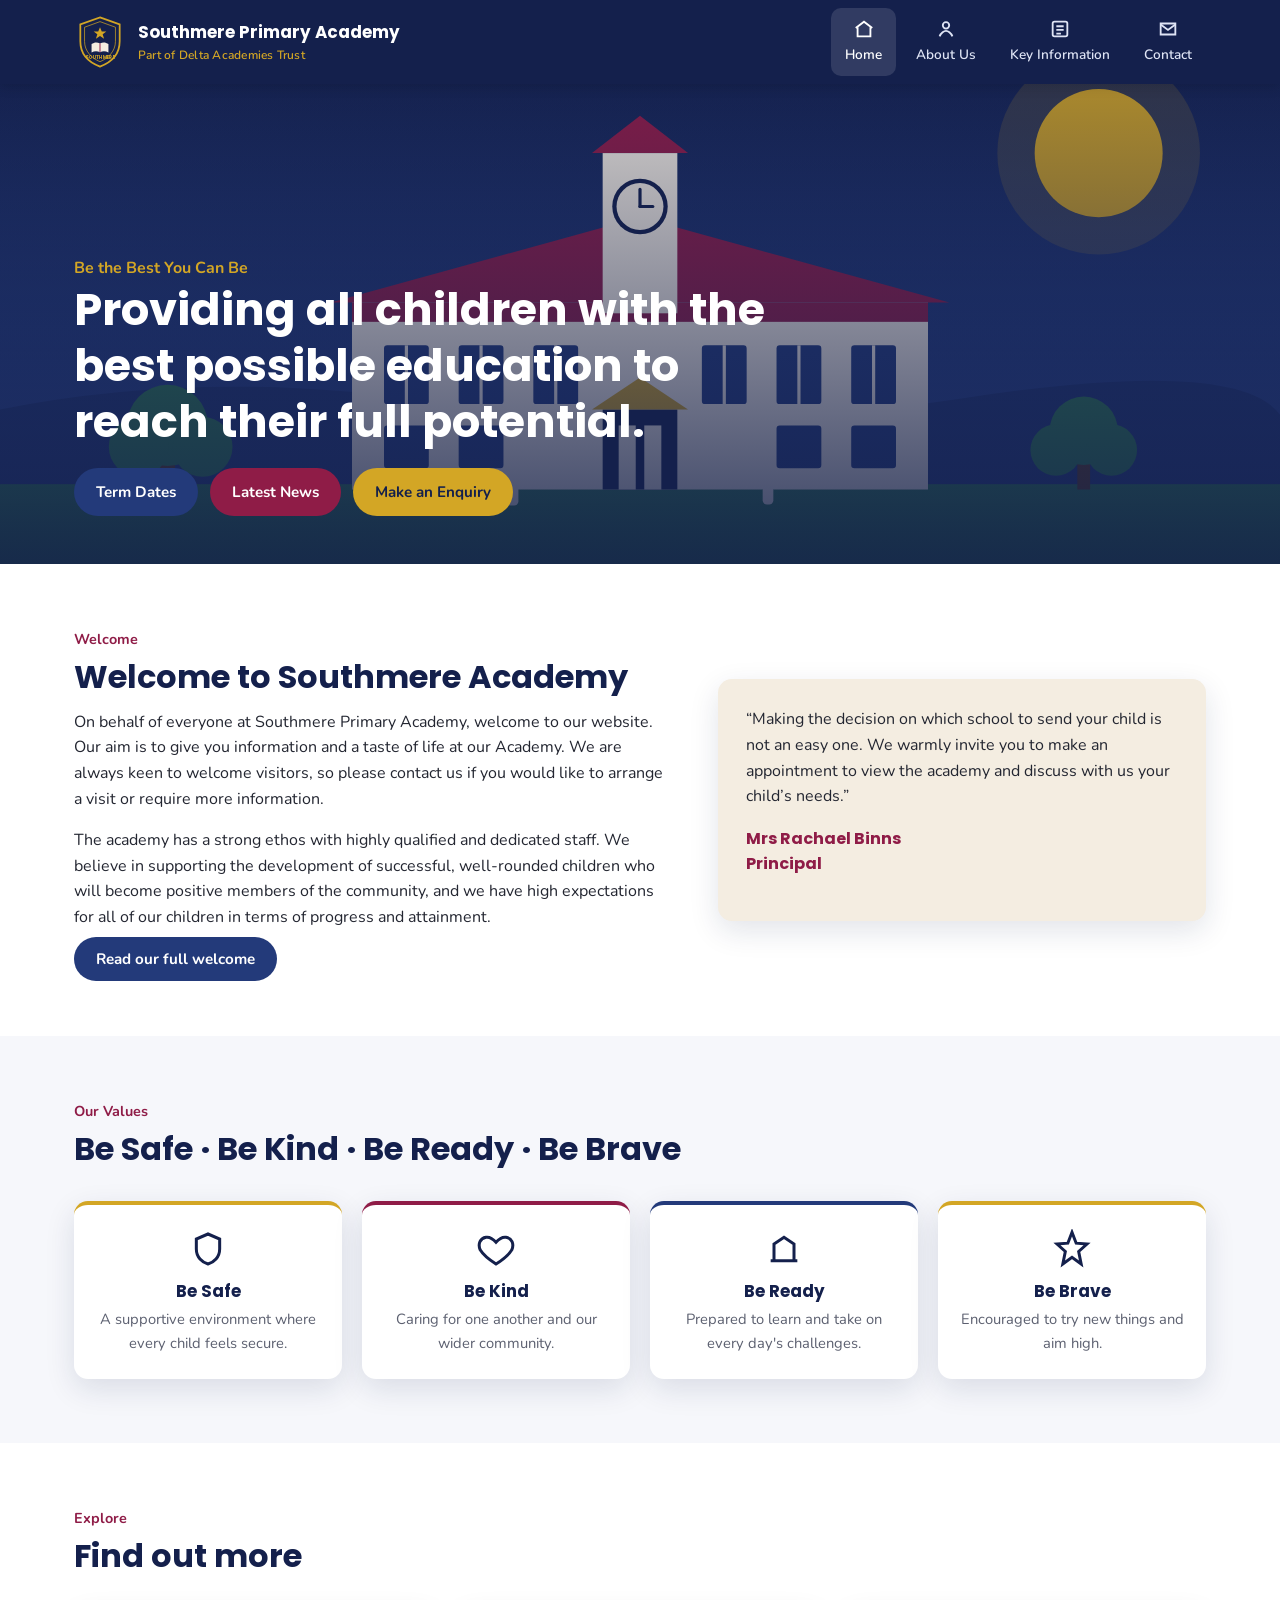
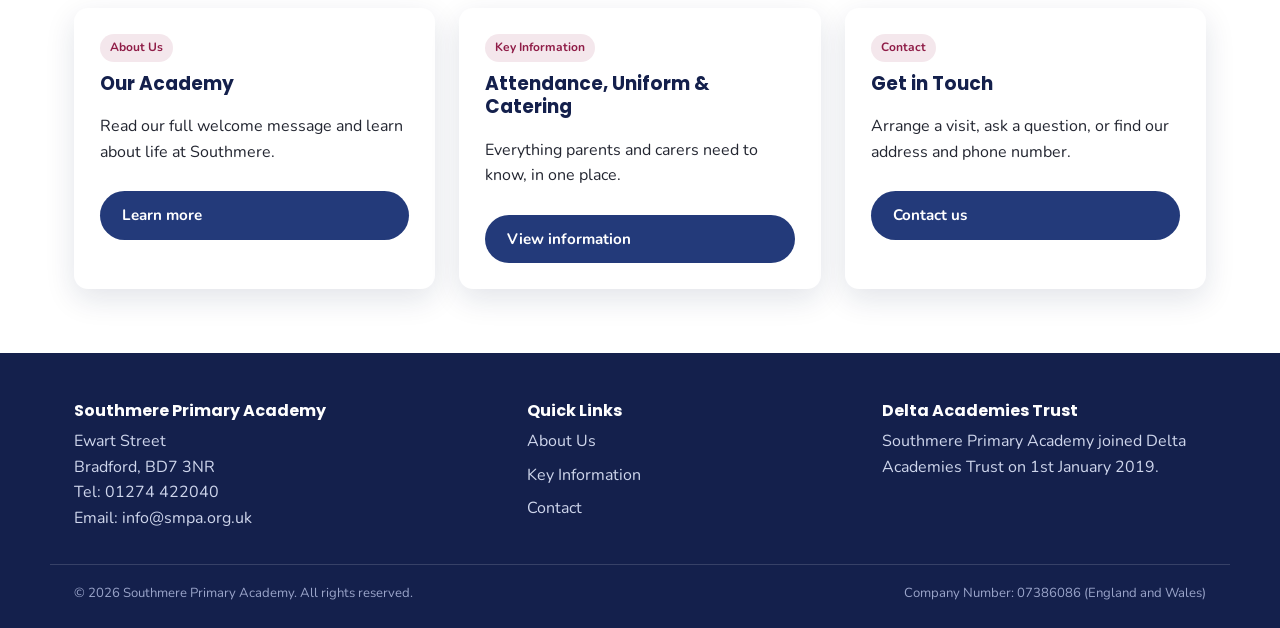
<file: southmere-website/index.html>
<!DOCTYPE html>
<html lang="en">
<head>
<meta charset="UTF-8">
<meta name="viewport" content="width=device-width, initial-scale=1.0">
<title>Southmere Primary Academy</title>
<meta name="description" content="Southmere Primary Academy - providing all children with the best possible education to enable them to reach their full potential.">
<link rel="stylesheet" href="css/style.css">
</head>
<body>

<a class="skip-link" href="#main">Skip to main content</a>

<header class="site-header">
  <div class="container">
    <a class="brand" href="index.html">
      <svg class="brand-logo" viewBox="0 0 64 74" xmlns="http://www.w3.org/2000/svg" aria-hidden="true">
        <path d="M32 2 L60 12 V36 C60 54 48 66 32 72 C16 66 4 54 4 36 V12 Z" fill="#14204c" stroke="#d3a625" stroke-width="2.5"/>
        <path d="M32 8 L54 16 V36 C54 50 44 60 32 65 C20 60 10 50 10 36 V16 Z" fill="none" stroke="#d3a625" stroke-width="1"/>
        <polygon points="32,16 34.5,22 41,22 35.8,26 37.8,32.5 32,28.5 26.2,32.5 28.2,26 23,22 29.5,22" fill="#d3a625"/>
        <path d="M20 40 C24 37 28 37 32 39 C36 37 40 37 44 40 V52 C40 49.5 36 49.5 32 51.5 C28 49.5 24 49.5 20 52 Z" fill="#f4ede1"/>
        <line x1="32" y1="39" x2="32" y2="51.5" stroke="#8f1c47" stroke-width="1.4"/>
        <text x="32" y="61" text-anchor="middle" font-family="Poppins, sans-serif" font-size="6.2" font-weight="700" fill="#d3a625" letter-spacing="0.5">SOUTHMERE</text>
      </svg>
      <span class="brand-text">
        <span class="name">Southmere Primary Academy</span>
        <span class="trust">Part of Delta Academies Trust</span>
      </span>
    </a>

    <button class="nav-toggle" aria-label="Open menu" aria-expanded="false">
      <svg viewBox="0 0 24 24" fill="none" stroke="currentColor" stroke-width="2" aria-hidden="true"><path d="M3 6h18M3 12h18M3 18h18"/></svg>
    </button>

    <nav class="main-nav" aria-label="Primary">
      <ul>
        <li><a href="index.html" aria-current="page">
          <svg viewBox="0 0 24 24" fill="none" stroke="currentColor" stroke-width="2" aria-hidden="true"><path d="M3 11l9-7 9 7"/><path d="M5 10v10h14V10"/></svg>
          Home
        </a></li>
        <li><a href="about.html">
          <svg viewBox="0 0 24 24" fill="none" stroke="currentColor" stroke-width="2" aria-hidden="true"><circle cx="12" cy="8" r="3.5"/><path d="M5 20c1.5-4 5-6 7-6s5.5 2 7 6"/></svg>
          About Us
        </a></li>
        <li><a href="key-information.html">
          <svg viewBox="0 0 24 24" fill="none" stroke="currentColor" stroke-width="2" aria-hidden="true"><rect x="4" y="4" width="16" height="16" rx="2"/><path d="M8 9h8M8 13h8M8 17h5"/></svg>
          Key Information
        </a></li>
        <li><a href="contact.html">
          <svg viewBox="0 0 24 24" fill="none" stroke="currentColor" stroke-width="2" aria-hidden="true"><path d="M4 6h16v12H4z"/><path d="M4 7l8 6 8-6"/></svg>
          Contact
        </a></li>
      </ul>
    </nav>
  </div>
</header>

<main id="main">

  <section class="hero">
    <img class="hero-illustration" src="assets/hero-illustration.svg" alt="" role="presentation">

    <div class="container hero-content">
      <span class="hero-eyebrow">Be the Best You Can Be</span>
      <h1>Providing all children with the best possible education to reach their full potential.</h1>
      <div class="quick-links">
        <a class="pill-btn" href="key-information.html">Term Dates</a>
        <a class="pill-btn maroon" href="key-information.html">Latest News</a>
        <a class="pill-btn gold" href="contact.html">Make an Enquiry</a>
      </div>
    </div>
  </section>

  <section class="section section-alt">
    <div class="container two-col">
      <div>
        <span class="eyebrow">Welcome</span>
        <h2 class="section-heading">Welcome to Southmere Academy</h2>
        <p>On behalf of everyone at Southmere Primary Academy, welcome to our website. Our aim is to give you information and a taste of life at our Academy. We are always keen to welcome visitors, so please contact us if you would like to arrange a visit or require more information.</p>
        <p>The academy has a strong ethos with highly qualified and dedicated staff. We believe in supporting the development of successful, well-rounded children who will become positive members of the community, and we have high expectations for all of our children in terms of progress and attainment.</p>
        <a class="pill-btn" href="about.html">Read our full welcome</a>
      </div>
      <div class="principal-card">
        <p>&ldquo;Making the decision on which school to send your child is not an easy one. We warmly invite you to make an appointment to view the academy and discuss with us your child&rsquo;s needs.&rdquo;</p>
        <p class="signature">Mrs Rachael Binns<br>Principal</p>
      </div>
    </div>
  </section>

  <section class="section">
    <div class="container">
      <span class="eyebrow">Our Values</span>
      <h2 class="section-heading">Be Safe · Be Kind · Be Ready · Be Brave</h2>
      <div class="values-grid">
        <div class="value-card">
          <svg viewBox="0 0 24 24" fill="none" stroke="currentColor" stroke-width="1.8"><path d="M12 3l7 3v6c0 5-3.5 8-7 9-3.5-1-7-4-7-9V6z"/></svg>
          <h3>Be Safe</h3>
          <p>A supportive environment where every child feels secure.</p>
        </div>
        <div class="value-card">
          <svg viewBox="0 0 24 24" fill="none" stroke="currentColor" stroke-width="1.8"><path d="M12 21s-7-4.35-9.5-8.5C1 9 2.5 5.5 6 5c2-.3 4 .7 6 3 2-2.3 4-3.3 6-3 3.5.5 5 4 3.5 7.5C19 16.65 12 21 12 21z"/></svg>
          <h3>Be Kind</h3>
          <p>Caring for one another and our wider community.</p>
        </div>
        <div class="value-card">
          <svg viewBox="0 0 24 24" fill="none" stroke="currentColor" stroke-width="1.8"><path d="M4 19h16M6 19V9l6-4 6 4v10"/></svg>
          <h3>Be Ready</h3>
          <p>Prepared to learn and take on every day's challenges.</p>
        </div>
        <div class="value-card">
          <svg viewBox="0 0 24 24" fill="none" stroke="currentColor" stroke-width="1.8"><path d="M12 2l2.5 6.5L21 9l-5 4.5L17.5 21 12 17l-5.5 4L8 13.5 3 9l6.5-.5z"/></svg>
          <h3>Be Brave</h3>
          <p>Encouraged to try new things and aim high.</p>
        </div>
      </div>
    </div>
  </section>

  <section class="section section-alt">
    <div class="container">
      <span class="eyebrow">Explore</span>
      <h2 class="section-heading">Find out more</h2>
      <div class="card-grid">
        <div class="feature-card">
          <span class="tag">About Us</span>
          <h3>Our Academy</h3>
          <p>Read our full welcome message and learn about life at Southmere.</p>
          <a class="pill-btn" href="about.html">Learn more</a>
        </div>
        <div class="feature-card">
          <span class="tag">Key Information</span>
          <h3>Attendance, Uniform &amp; Catering</h3>
          <p>Everything parents and carers need to know, in one place.</p>
          <a class="pill-btn" href="key-information.html">View information</a>
        </div>
        <div class="feature-card">
          <span class="tag">Contact</span>
          <h3>Get in Touch</h3>
          <p>Arrange a visit, ask a question, or find our address and phone number.</p>
          <a class="pill-btn" href="contact.html">Contact us</a>
        </div>
      </div>
    </div>
  </section>

</main>

<footer class="site-footer">
  <div class="container footer-grid">
    <div>
      <h4>Southmere Primary Academy</h4>
      <address>
        Ewart Street<br>
        Bradford, BD7 3NR<br>
        Tel: <a href="tel:01274422040">01274 422040</a><br>
        Email: <a href="mailto:info@smpa.org.uk">info@smpa.org.uk</a>
      </address>
    </div>
    <div>
      <h4>Quick Links</h4>
      <ul>
        <li><a href="about.html">About Us</a></li>
        <li><a href="key-information.html">Key Information</a></li>
        <li><a href="contact.html">Contact</a></li>
      </ul>
    </div>
    <div>
      <h4>Delta Academies Trust</h4>
      <p>Southmere Primary Academy joined Delta Academies Trust on 1st January 2019.</p>
    </div>
  </div>
  <div class="container footer-bottom">
    <span>&copy; 2026 Southmere Primary Academy. All rights reserved.</span>
    <span>Company Number: 07386086 (England and Wales)</span>
  </div>
</footer>

<script src="js/main.js"></script>
</body>
</html>
</file>
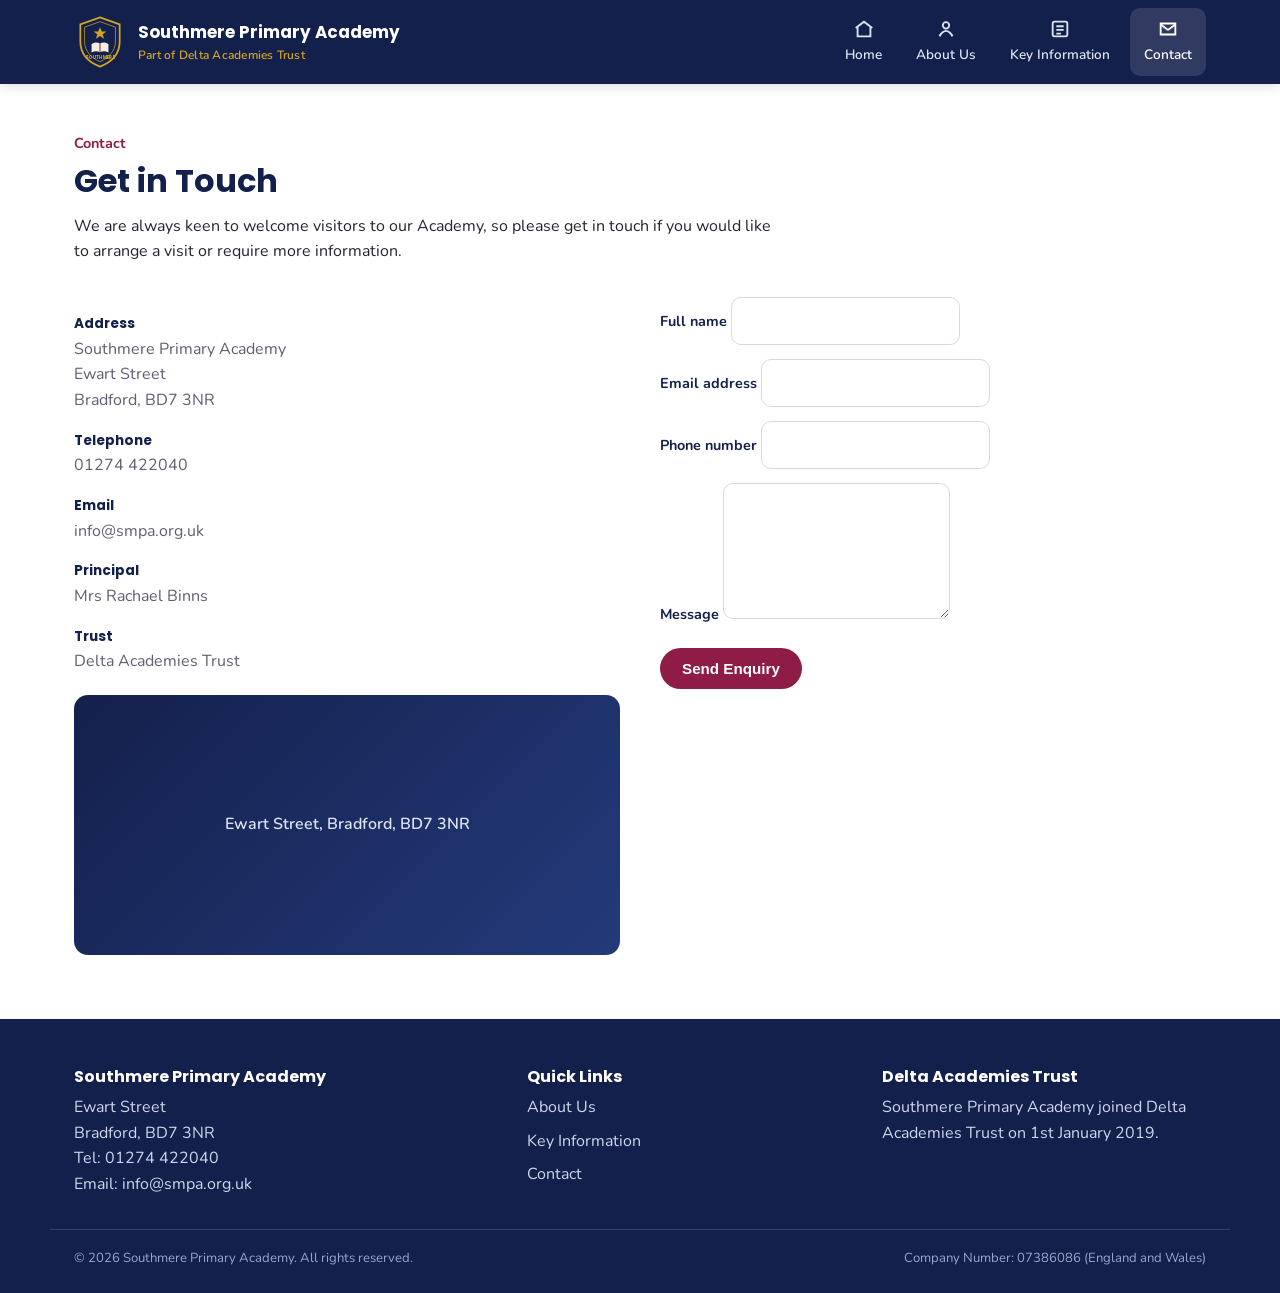
<file: contact.html>
<!DOCTYPE html>
<html lang="en">
<head>
<meta charset="UTF-8">
<meta name="viewport" content="width=device-width, initial-scale=1.0">
<title>Contact | Southmere Primary Academy</title>
<meta name="description" content="Contact Southmere Primary Academy - address, phone number, email and enquiry form.">
<link rel="stylesheet" href="css/style.css">
</head>
<body>

<a class="skip-link" href="#main">Skip to main content</a>

<header class="site-header">
  <div class="container">
    <a class="brand" href="index.html">
      <svg class="brand-logo" viewBox="0 0 64 74" xmlns="http://www.w3.org/2000/svg" aria-hidden="true">
        <path d="M32 2 L60 12 V36 C60 54 48 66 32 72 C16 66 4 54 4 36 V12 Z" fill="#14204c" stroke="#d3a625" stroke-width="2.5"/>
        <path d="M32 8 L54 16 V36 C54 50 44 60 32 65 C20 60 10 50 10 36 V16 Z" fill="none" stroke="#d3a625" stroke-width="1"/>
        <polygon points="32,16 34.5,22 41,22 35.8,26 37.8,32.5 32,28.5 26.2,32.5 28.2,26 23,22 29.5,22" fill="#d3a625"/>
        <path d="M20 40 C24 37 28 37 32 39 C36 37 40 37 44 40 V52 C40 49.5 36 49.5 32 51.5 C28 49.5 24 49.5 20 52 Z" fill="#f4ede1"/>
        <line x1="32" y1="39" x2="32" y2="51.5" stroke="#8f1c47" stroke-width="1.4"/>
        <text x="32" y="61" text-anchor="middle" font-family="Poppins, sans-serif" font-size="6.2" font-weight="700" fill="#d3a625" letter-spacing="0.5">SOUTHMERE</text>
      </svg>
      <span class="brand-text">
        <span class="name">Southmere Primary Academy</span>
        <span class="trust">Part of Delta Academies Trust</span>
      </span>
    </a>

    <button class="nav-toggle" aria-label="Open menu" aria-expanded="false">
      <svg viewBox="0 0 24 24" fill="none" stroke="currentColor" stroke-width="2" aria-hidden="true"><path d="M3 6h18M3 12h18M3 18h18"/></svg>
    </button>

    <nav class="main-nav" aria-label="Primary">
      <ul>
        <li><a href="index.html">
          <svg viewBox="0 0 24 24" fill="none" stroke="currentColor" stroke-width="2" aria-hidden="true"><path d="M3 11l9-7 9 7"/><path d="M5 10v10h14V10"/></svg>
          Home
        </a></li>
        <li><a href="about.html">
          <svg viewBox="0 0 24 24" fill="none" stroke="currentColor" stroke-width="2" aria-hidden="true"><circle cx="12" cy="8" r="3.5"/><path d="M5 20c1.5-4 5-6 7-6s5.5 2 7 6"/></svg>
          About Us
        </a></li>
        <li><a href="key-information.html">
          <svg viewBox="0 0 24 24" fill="none" stroke="currentColor" stroke-width="2" aria-hidden="true"><rect x="4" y="4" width="16" height="16" rx="2"/><path d="M8 9h8M8 13h8M8 17h5"/></svg>
          Key Information
        </a></li>
        <li><a href="contact.html" aria-current="page">
          <svg viewBox="0 0 24 24" fill="none" stroke="currentColor" stroke-width="2" aria-hidden="true"><path d="M4 6h16v12H4z"/><path d="M4 7l8 6 8-6"/></svg>
          Contact
        </a></li>
      </ul>
    </nav>
  </div>
</header>

<main id="main">

  <section class="section section-alt" style="padding-top:48px;">
    <div class="container">
      <span class="eyebrow">Contact</span>
      <h1 class="section-heading">Get in Touch</h1>
      <p style="max-width:700px;">We are always keen to welcome visitors to our Academy, so please get in touch if you would like to arrange a visit or require more information.</p>

      <div class="contact-grid" style="margin-top:32px;">
        <div>
          <dl class="contact-details">
            <dt>Address</dt>
            <dd>Southmere Primary Academy<br>Ewart Street<br>Bradford, BD7 3NR</dd>

            <dt>Telephone</dt>
            <dd><a href="tel:01274422040">01274 422040</a></dd>

            <dt>Email</dt>
            <dd><a href="mailto:info@smpa.org.uk">info@smpa.org.uk</a></dd>

            <dt>Principal</dt>
            <dd>Mrs Rachael Binns</dd>

            <dt>Trust</dt>
            <dd>Delta Academies Trust</dd>
          </dl>
          <div class="map-placeholder" style="margin-top:20px;">
            Ewart Street, Bradford, BD7 3NR
          </div>
        </div>

        <form class="contact-form" aria-label="Enquiry form">
          <div>
            <label for="name">Full name</label>
            <input type="text" id="name" name="name" required>
          </div>
          <div>
            <label for="email">Email address</label>
            <input type="email" id="email" name="email" required>
          </div>
          <div>
            <label for="phone">Phone number</label>
            <input type="tel" id="phone" name="phone">
          </div>
          <div>
            <label for="message">Message</label>
            <textarea id="message" name="message" rows="5" required></textarea>
          </div>
          <button type="submit" class="pill-btn maroon">Send Enquiry</button>
        </form>
      </div>
    </div>
  </section>

</main>

<footer class="site-footer">
  <div class="container footer-grid">
    <div>
      <h4>Southmere Primary Academy</h4>
      <address>
        Ewart Street<br>
        Bradford, BD7 3NR<br>
        Tel: <a href="tel:01274422040">01274 422040</a><br>
        Email: <a href="mailto:info@smpa.org.uk">info@smpa.org.uk</a>
      </address>
    </div>
    <div>
      <h4>Quick Links</h4>
      <ul>
        <li><a href="about.html">About Us</a></li>
        <li><a href="key-information.html">Key Information</a></li>
        <li><a href="contact.html">Contact</a></li>
      </ul>
    </div>
    <div>
      <h4>Delta Academies Trust</h4>
      <p>Southmere Primary Academy joined Delta Academies Trust on 1st January 2019.</p>
    </div>
  </div>
  <div class="container footer-bottom">
    <span>&copy; 2026 Southmere Primary Academy. All rights reserved.</span>
    <span>Company Number: 07386086 (England and Wales)</span>
  </div>
</footer>

<script src="js/main.js"></script>
</body>
</html>
</file>
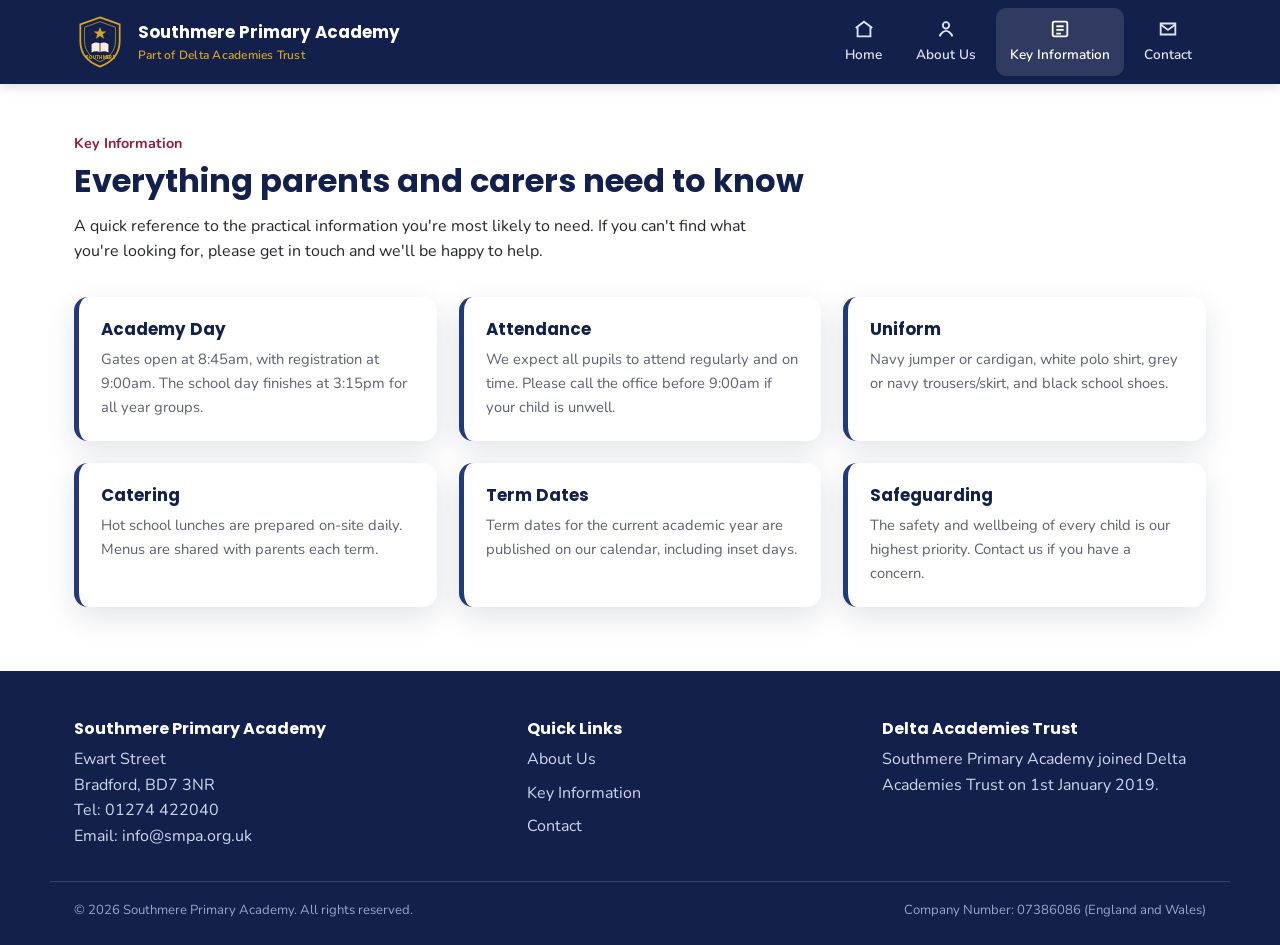
<file: key-information.html>
<!DOCTYPE html>
<html lang="en">
<head>
<meta charset="UTF-8">
<meta name="viewport" content="width=device-width, initial-scale=1.0">
<title>Key Information | Southmere Primary Academy</title>
<meta name="description" content="Key information for parents and carers at Southmere Primary Academy: attendance, uniform, catering, term dates and more.">
<link rel="stylesheet" href="css/style.css">
</head>
<body>

<a class="skip-link" href="#main">Skip to main content</a>

<header class="site-header">
  <div class="container">
    <a class="brand" href="index.html">
      <svg class="brand-logo" viewBox="0 0 64 74" xmlns="http://www.w3.org/2000/svg" aria-hidden="true">
        <path d="M32 2 L60 12 V36 C60 54 48 66 32 72 C16 66 4 54 4 36 V12 Z" fill="#14204c" stroke="#d3a625" stroke-width="2.5"/>
        <path d="M32 8 L54 16 V36 C54 50 44 60 32 65 C20 60 10 50 10 36 V16 Z" fill="none" stroke="#d3a625" stroke-width="1"/>
        <polygon points="32,16 34.5,22 41,22 35.8,26 37.8,32.5 32,28.5 26.2,32.5 28.2,26 23,22 29.5,22" fill="#d3a625"/>
        <path d="M20 40 C24 37 28 37 32 39 C36 37 40 37 44 40 V52 C40 49.5 36 49.5 32 51.5 C28 49.5 24 49.5 20 52 Z" fill="#f4ede1"/>
        <line x1="32" y1="39" x2="32" y2="51.5" stroke="#8f1c47" stroke-width="1.4"/>
        <text x="32" y="61" text-anchor="middle" font-family="Poppins, sans-serif" font-size="6.2" font-weight="700" fill="#d3a625" letter-spacing="0.5">SOUTHMERE</text>
      </svg>
      <span class="brand-text">
        <span class="name">Southmere Primary Academy</span>
        <span class="trust">Part of Delta Academies Trust</span>
      </span>
    </a>

    <button class="nav-toggle" aria-label="Open menu" aria-expanded="false">
      <svg viewBox="0 0 24 24" fill="none" stroke="currentColor" stroke-width="2" aria-hidden="true"><path d="M3 6h18M3 12h18M3 18h18"/></svg>
    </button>

    <nav class="main-nav" aria-label="Primary">
      <ul>
        <li><a href="index.html">
          <svg viewBox="0 0 24 24" fill="none" stroke="currentColor" stroke-width="2" aria-hidden="true"><path d="M3 11l9-7 9 7"/><path d="M5 10v10h14V10"/></svg>
          Home
        </a></li>
        <li><a href="about.html">
          <svg viewBox="0 0 24 24" fill="none" stroke="currentColor" stroke-width="2" aria-hidden="true"><circle cx="12" cy="8" r="3.5"/><path d="M5 20c1.5-4 5-6 7-6s5.5 2 7 6"/></svg>
          About Us
        </a></li>
        <li><a href="key-information.html" aria-current="page">
          <svg viewBox="0 0 24 24" fill="none" stroke="currentColor" stroke-width="2" aria-hidden="true"><rect x="4" y="4" width="16" height="16" rx="2"/><path d="M8 9h8M8 13h8M8 17h5"/></svg>
          Key Information
        </a></li>
        <li><a href="contact.html">
          <svg viewBox="0 0 24 24" fill="none" stroke="currentColor" stroke-width="2" aria-hidden="true"><path d="M4 6h16v12H4z"/><path d="M4 7l8 6 8-6"/></svg>
          Contact
        </a></li>
      </ul>
    </nav>
  </div>
</header>

<main id="main">

  <section class="section section-alt" style="padding-top:48px;">
    <div class="container">
      <span class="eyebrow">Key Information</span>
      <h1 class="section-heading">Everything parents and carers need to know</h1>
      <p style="max-width:700px;">A quick reference to the practical information you're most likely to need. If you can't find what you're looking for, please get in touch and we'll be happy to help.</p>

      <div class="info-grid">
        <div class="info-tile">
          <h3>Academy Day</h3>
          <p>Gates open at 8:45am, with registration at 9:00am. The school day finishes at 3:15pm for all year groups.</p>
        </div>
        <div class="info-tile">
          <h3>Attendance</h3>
          <p>We expect all pupils to attend regularly and on time. Please call the office before 9:00am if your child is unwell.</p>
        </div>
        <div class="info-tile">
          <h3>Uniform</h3>
          <p>Navy jumper or cardigan, white polo shirt, grey or navy trousers/skirt, and black school shoes.</p>
        </div>
        <div class="info-tile">
          <h3>Catering</h3>
          <p>Hot school lunches are prepared on-site daily. Menus are shared with parents each term.</p>
        </div>
        <div class="info-tile">
          <h3>Term Dates</h3>
          <p>Term dates for the current academic year are published on our calendar, including inset days.</p>
        </div>
        <div class="info-tile">
          <h3>Safeguarding</h3>
          <p>The safety and wellbeing of every child is our highest priority. Contact us if you have a concern.</p>
        </div>
      </div>
    </div>
  </section>

</main>

<footer class="site-footer">
  <div class="container footer-grid">
    <div>
      <h4>Southmere Primary Academy</h4>
      <address>
        Ewart Street<br>
        Bradford, BD7 3NR<br>
        Tel: <a href="tel:01274422040">01274 422040</a><br>
        Email: <a href="mailto:info@smpa.org.uk">info@smpa.org.uk</a>
      </address>
    </div>
    <div>
      <h4>Quick Links</h4>
      <ul>
        <li><a href="about.html">About Us</a></li>
        <li><a href="key-information.html">Key Information</a></li>
        <li><a href="contact.html">Contact</a></li>
      </ul>
    </div>
    <div>
      <h4>Delta Academies Trust</h4>
      <p>Southmere Primary Academy joined Delta Academies Trust on 1st January 2019.</p>
    </div>
  </div>
  <div class="container footer-bottom">
    <span>&copy; 2026 Southmere Primary Academy. All rights reserved.</span>
    <span>Company Number: 07386086 (England and Wales)</span>
  </div>
</footer>

<script src="js/main.js"></script>
</body>
</html>
</file>
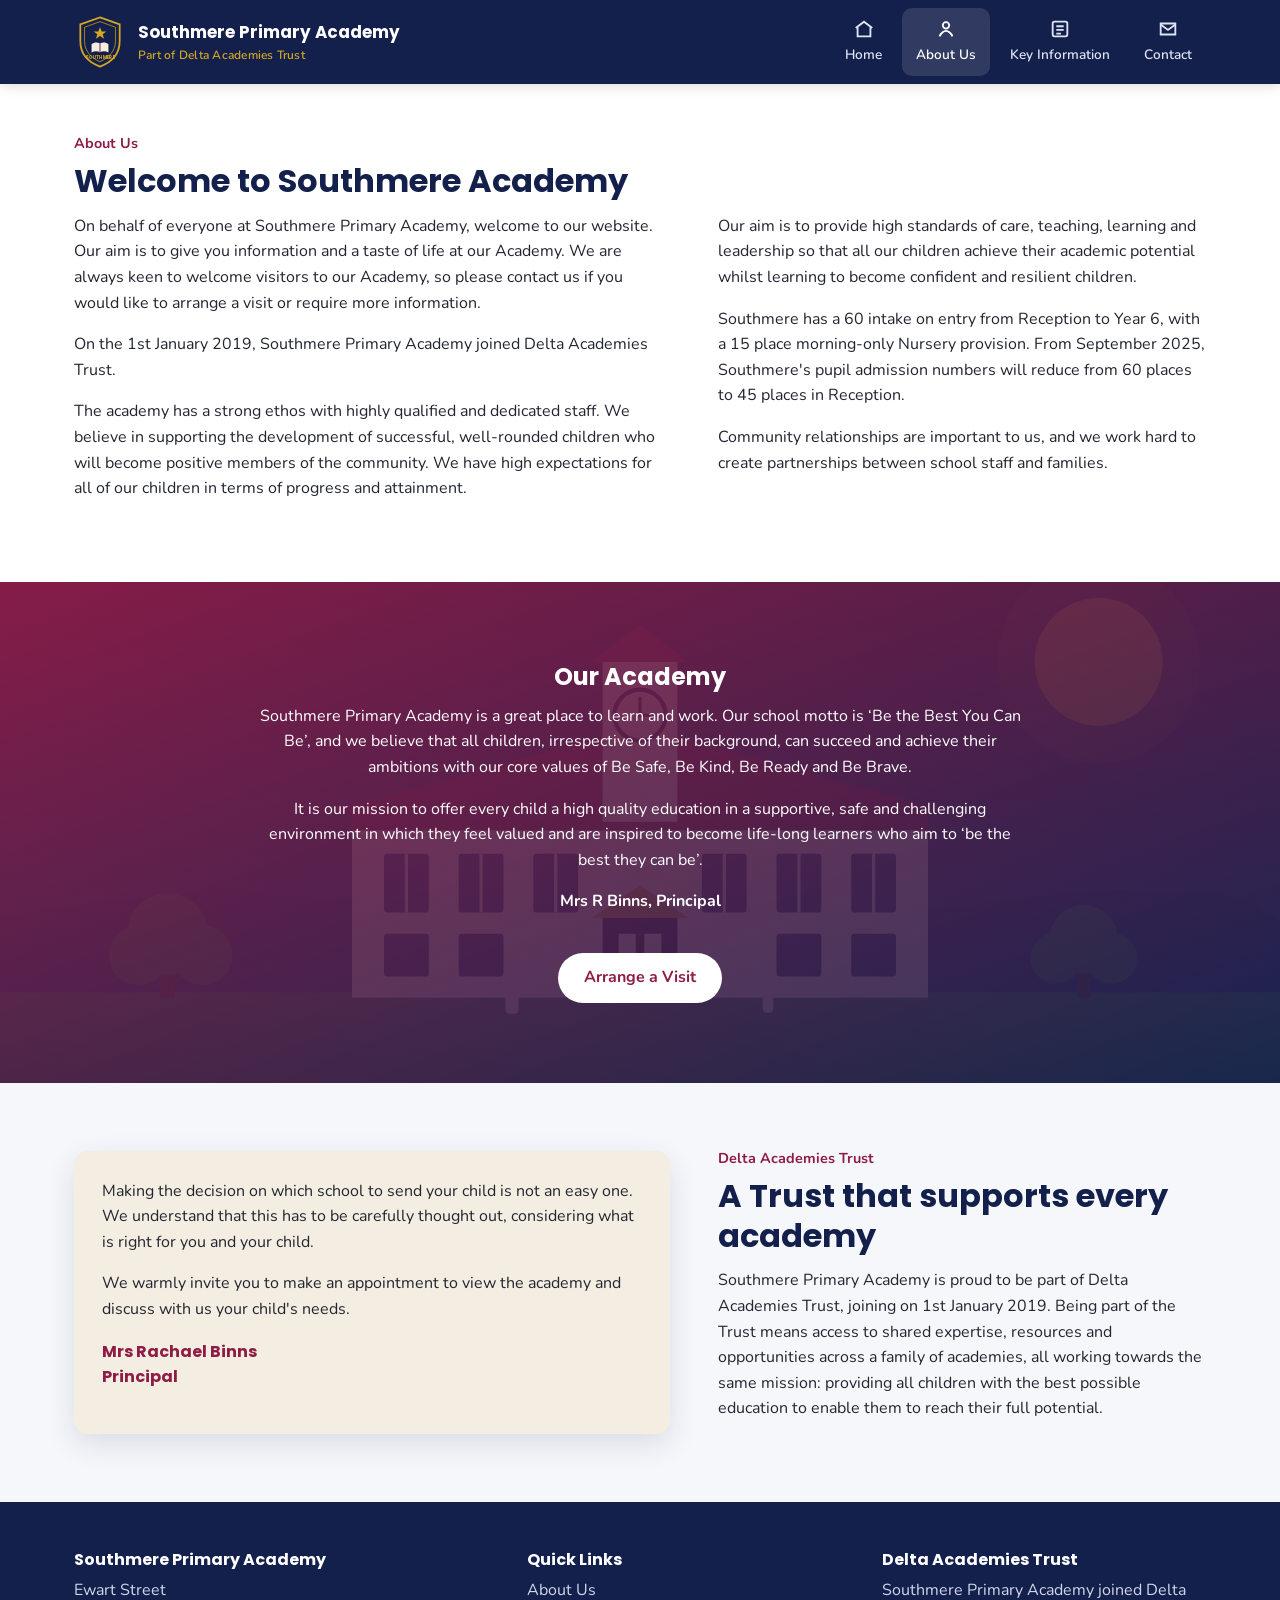
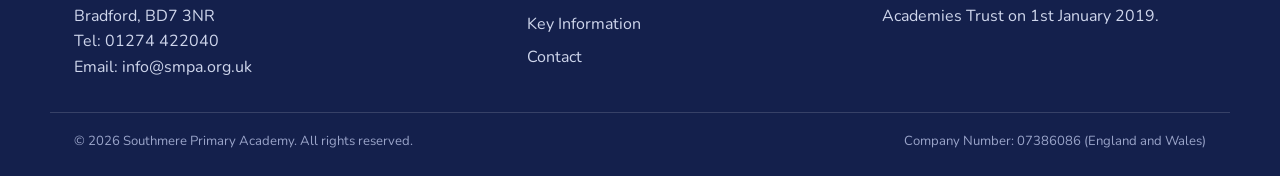
<file: southmere-website/about.html>
<!DOCTYPE html>
<html lang="en">
<head>
<meta charset="UTF-8">
<meta name="viewport" content="width=device-width, initial-scale=1.0">
<title>About Us | Southmere Primary Academy</title>
<meta name="description" content="Learn about Southmere Primary Academy, our ethos, our Principal, and Delta Academies Trust.">
<link rel="stylesheet" href="css/style.css">
</head>
<body>

<a class="skip-link" href="#main">Skip to main content</a>

<header class="site-header">
  <div class="container">
    <a class="brand" href="index.html">
      <svg class="brand-logo" viewBox="0 0 64 74" xmlns="http://www.w3.org/2000/svg" aria-hidden="true">
        <path d="M32 2 L60 12 V36 C60 54 48 66 32 72 C16 66 4 54 4 36 V12 Z" fill="#14204c" stroke="#d3a625" stroke-width="2.5"/>
        <path d="M32 8 L54 16 V36 C54 50 44 60 32 65 C20 60 10 50 10 36 V16 Z" fill="none" stroke="#d3a625" stroke-width="1"/>
        <polygon points="32,16 34.5,22 41,22 35.8,26 37.8,32.5 32,28.5 26.2,32.5 28.2,26 23,22 29.5,22" fill="#d3a625"/>
        <path d="M20 40 C24 37 28 37 32 39 C36 37 40 37 44 40 V52 C40 49.5 36 49.5 32 51.5 C28 49.5 24 49.5 20 52 Z" fill="#f4ede1"/>
        <line x1="32" y1="39" x2="32" y2="51.5" stroke="#8f1c47" stroke-width="1.4"/>
        <text x="32" y="61" text-anchor="middle" font-family="Poppins, sans-serif" font-size="6.2" font-weight="700" fill="#d3a625" letter-spacing="0.5">SOUTHMERE</text>
      </svg>
      <span class="brand-text">
        <span class="name">Southmere Primary Academy</span>
        <span class="trust">Part of Delta Academies Trust</span>
      </span>
    </a>

    <button class="nav-toggle" aria-label="Open menu" aria-expanded="false">
      <svg viewBox="0 0 24 24" fill="none" stroke="currentColor" stroke-width="2" aria-hidden="true"><path d="M3 6h18M3 12h18M3 18h18"/></svg>
    </button>

    <nav class="main-nav" aria-label="Primary">
      <ul>
        <li><a href="index.html">
          <svg viewBox="0 0 24 24" fill="none" stroke="currentColor" stroke-width="2" aria-hidden="true"><path d="M3 11l9-7 9 7"/><path d="M5 10v10h14V10"/></svg>
          Home
        </a></li>
        <li><a href="about.html" aria-current="page">
          <svg viewBox="0 0 24 24" fill="none" stroke="currentColor" stroke-width="2" aria-hidden="true"><circle cx="12" cy="8" r="3.5"/><path d="M5 20c1.5-4 5-6 7-6s5.5 2 7 6"/></svg>
          About Us
        </a></li>
        <li><a href="key-information.html">
          <svg viewBox="0 0 24 24" fill="none" stroke="currentColor" stroke-width="2" aria-hidden="true"><rect x="4" y="4" width="16" height="16" rx="2"/><path d="M8 9h8M8 13h8M8 17h5"/></svg>
          Key Information
        </a></li>
        <li><a href="contact.html">
          <svg viewBox="0 0 24 24" fill="none" stroke="currentColor" stroke-width="2" aria-hidden="true"><path d="M4 6h16v12H4z"/><path d="M4 7l8 6 8-6"/></svg>
          Contact
        </a></li>
      </ul>
    </nav>
  </div>
</header>

<main id="main">

  <section class="section section-alt" style="padding-top:48px;">
    <div class="container">
      <span class="eyebrow">About Us</span>
      <h1 class="section-heading">Welcome to Southmere Academy</h1>
      <div class="two-col" style="align-items:flex-start;">
        <div>
          <p>On behalf of everyone at Southmere Primary Academy, welcome to our website. Our aim is to give you information and a taste of life at our Academy. We are always keen to welcome visitors to our Academy, so please contact us if you would like to arrange a visit or require more information.</p>
          <p>On the 1st January 2019, Southmere Primary Academy joined Delta Academies Trust.</p>
          <p>The academy has a strong ethos with highly qualified and dedicated staff. We believe in supporting the development of successful, well-rounded children who will become positive members of the community. We have high expectations for all of our children in terms of progress and attainment.</p>
        </div>
        <div>
          <p>Our aim is to provide high standards of care, teaching, learning and leadership so that all our children achieve their academic potential whilst learning to become confident and resilient children.</p>
          <p>Southmere has a 60 intake on entry from Reception to Year 6, with a 15 place morning-only Nursery provision. From September 2025, Southmere's pupil admission numbers will reduce from 60 places to 45 places in Reception.</p>
          <p>Community relationships are important to us, and we work hard to create partnerships between school staff and families.</p>
        </div>
      </div>
    </div>
  </section>

  <section class="quote-banner">
    <img class="hero-illustration" src="assets/hero-illustration.svg" alt="" role="presentation">

    <div class="container">
      <h2>Our Academy</h2>
      <p>Southmere Primary Academy is a great place to learn and work. Our school motto is &lsquo;Be the Best You Can Be&rsquo;, and we believe that all children, irrespective of their background, can succeed and achieve their ambitions with our core values of Be Safe, Be Kind, Be Ready and Be Brave.</p>
      <p>It is our mission to offer every child a high quality education in a supportive, safe and challenging environment in which they feel valued and are inspired to become life-long learners who aim to &lsquo;be the best they can be&rsquo;.</p>
      <p style="font-weight:700;">Mrs R Binns, Principal</p>
      <a class="cta-white" href="contact.html">Arrange a Visit</a>
    </div>
  </section>

  <section class="section">
    <div class="container two-col">
      <div class="principal-card">
        <p>Making the decision on which school to send your child is not an easy one. We understand that this has to be carefully thought out, considering what is right for you and your child.</p>
        <p>We warmly invite you to make an appointment to view the academy and discuss with us your child's needs.</p>
        <p class="signature">Mrs Rachael Binns<br>Principal</p>
      </div>
      <div>
        <span class="eyebrow">Delta Academies Trust</span>
        <h2 class="section-heading">A Trust that supports every academy</h2>
        <p>Southmere Primary Academy is proud to be part of Delta Academies Trust, joining on 1st January 2019. Being part of the Trust means access to shared expertise, resources and opportunities across a family of academies, all working towards the same mission: providing all children with the best possible education to enable them to reach their full potential.</p>
      </div>
    </div>
  </section>

</main>

<footer class="site-footer">
  <div class="container footer-grid">
    <div>
      <h4>Southmere Primary Academy</h4>
      <address>
        Ewart Street<br>
        Bradford, BD7 3NR<br>
        Tel: <a href="tel:01274422040">01274 422040</a><br>
        Email: <a href="mailto:info@smpa.org.uk">info@smpa.org.uk</a>
      </address>
    </div>
    <div>
      <h4>Quick Links</h4>
      <ul>
        <li><a href="about.html">About Us</a></li>
        <li><a href="key-information.html">Key Information</a></li>
        <li><a href="contact.html">Contact</a></li>
      </ul>
    </div>
    <div>
      <h4>Delta Academies Trust</h4>
      <p>Southmere Primary Academy joined Delta Academies Trust on 1st January 2019.</p>
    </div>
  </div>
  <div class="container footer-bottom">
    <span>&copy; 2026 Southmere Primary Academy. All rights reserved.</span>
    <span>Company Number: 07386086 (England and Wales)</span>
  </div>
</footer>

<script src="js/main.js"></script>
</body>
</html>
</file>
<file: southmere-website/css/style.css>
/* ============================================
   Southmere Primary Academy
   Plain CSS - no frameworks. Flexbox + Grid.
   ============================================ */

@import url('https://fonts.googleapis.com/css2?family=Nunito:wght@400;600;700;800&family=Poppins:wght@600;700;800&display=swap');

:root {
  --navy: #14204c;
  --navy-light: #233a7a;
  --gold: #d3a625;
  --maroon: #8f1c47;
  --cream: #f4ede1;
  --bg: #f6f7fb;
  --text: #232631;
  --text-light: #5c6070;
  --radius: 14px;
  --max-width: 1180px;
  --shadow: 0 10px 30px rgba(20, 32, 76, 0.12);
}

* { box-sizing: border-box; }

html { scroll-behavior: smooth; }

body {
  margin: 0;
  font-family: 'Nunito', sans-serif;
  color: var(--text);
  background: var(--bg);
  line-height: 1.6;
}

h1, h2, h3, h4 {
  font-family: 'Poppins', sans-serif;
  color: var(--navy);
  margin: 0 0 0.5em;
  line-height: 1.25;
}

p { margin: 0 0 1em; }

a { color: inherit; text-decoration: none; }

img, svg { max-width: 100%; display: block; }

.container {
  width: 100%;
  max-width: var(--max-width);
  margin: 0 auto;
  padding: 0 24px;
}

.visually-hidden {
  position: absolute;
  width: 1px; height: 1px;
  overflow: hidden;
  clip: rect(0 0 0 0);
  white-space: nowrap;
}

/* ---------- Skip link ---------- */
.skip-link {
  position: absolute;
  left: -999px;
  top: 0;
  background: var(--gold);
  color: var(--navy);
  padding: 10px 16px;
  z-index: 999;
  font-weight: 700;
  border-radius: 0 0 8px 0;
}
.skip-link:focus { left: 0; }

/* ---------- Header ---------- */
.site-header {
  background: var(--navy);
  position: sticky;
  top: 0;
  z-index: 100;
  box-shadow: 0 2px 12px rgba(0,0,0,0.15);
}

.site-header .container {
  display: flex;
  align-items: center;
  justify-content: space-between;
  gap: 20px;
  min-height: 84px;
}

.brand {
  display: flex;
  align-items: center;
  gap: 12px;
  color: #fff;
}

.brand-logo { width: 52px; height: 52px; flex-shrink: 0; }

.brand-text { display: flex; flex-direction: column; }
.brand-text .name { font-family: 'Poppins', sans-serif; font-weight: 700; font-size: 1.05rem; color: #fff; }
.brand-text .trust { font-size: 0.75rem; color: var(--gold); font-weight: 600; letter-spacing: 0.02em; }

.main-nav ul {
  list-style: none;
  display: flex;
  gap: 6px;
  margin: 0;
  padding: 0;
}

.main-nav a {
  display: flex;
  flex-direction: column;
  align-items: center;
  gap: 4px;
  color: #dfe4f5;
  font-size: 0.85rem;
  font-weight: 600;
  padding: 10px 14px;
  border-radius: 10px;
  transition: background 0.2s ease, color 0.2s ease;
}

.main-nav a svg { width: 22px; height: 22px; }

.main-nav a:hover,
.main-nav a:focus-visible,
.main-nav a[aria-current="page"] {
  background: rgba(255,255,255,0.12);
  color: #fff;
}

.nav-toggle {
  display: none;
  background: none;
  border: 2px solid rgba(255,255,255,0.4);
  border-radius: 8px;
  width: 44px;
  height: 44px;
  color: #fff;
  cursor: pointer;
  align-items: center;
  justify-content: center;
}
.nav-toggle svg { width: 22px; height: 22px; }

/* ---------- Hero ---------- */
.hero {
  position: relative;
  color: #fff;
  overflow: hidden;
  min-height: 480px;
  display: flex;
  align-items: flex-end;
}

.hero-illustration {
  position: absolute;
  inset: 0;
  width: 100%;
  height: 100%;
  object-fit: cover;
}

.hero::after {
  content: "";
  position: absolute;
  inset: 0;
  background: linear-gradient(180deg, rgba(20,32,76,0.15) 0%, rgba(20,32,76,0.85) 100%);
}

.hero-content {
  position: relative;
  z-index: 2;
  padding-bottom: 48px;
  width: 100%;
}

.hero-eyebrow {
  font-weight: 700;
  color: var(--gold);
  margin-bottom: 6px;
  font-size: 1rem;
}

.hero h1 {
  color: #fff;
  font-size: clamp(1.8rem, 4vw, 2.8rem);
  max-width: 720px;
  margin-bottom: 18px;
}

.quick-links {
  display: flex;
  flex-wrap: wrap;
  gap: 12px;
}

.pill-btn {
  background: var(--navy-light);
  color: #fff;
  font-weight: 700;
  padding: 12px 22px;
  border-radius: 999px;
  font-size: 0.95rem;
  transition: transform 0.15s ease, background 0.15s ease;
  border: none;
  cursor: pointer;
}
.pill-btn:hover, .pill-btn:focus-visible { background: var(--gold); color: var(--navy); transform: translateY(-2px); }
.pill-btn.maroon { background: var(--maroon); }
.pill-btn.gold { background: var(--gold); color: var(--navy); }

/* ---------- Sections ---------- */
.section {
  padding: 64px 0;
}
.section-narrow { max-width: 760px; }
.section-alt { background: #fff; }

.section-heading {
  font-size: clamp(1.5rem, 3vw, 2rem);
  margin-bottom: 0.4em;
}

.eyebrow {
  color: var(--maroon);
  font-weight: 700;
  font-size: 0.9rem;
  margin-bottom: 6px;
  display: block;
}

/* Welcome / two column */
.two-col {
  display: grid;
  grid-template-columns: 1.1fr 0.9fr;
  gap: 48px;
  align-items: center;
}

.principal-card {
  background: var(--cream);
  border-radius: var(--radius);
  padding: 28px;
  box-shadow: var(--shadow);
}
.principal-card .signature { font-family: 'Poppins', sans-serif; font-weight: 700; color: var(--maroon); margin-top: 14px; }

/* Values grid */
.values-grid {
  display: grid;
  grid-template-columns: repeat(4, 1fr);
  gap: 20px;
  margin-top: 32px;
}

.value-card {
  background: #fff;
  border-radius: var(--radius);
  padding: 24px 18px;
  text-align: center;
  box-shadow: var(--shadow);
  border-top: 4px solid var(--gold);
}
.value-card:nth-child(2) { border-top-color: var(--maroon); }
.value-card:nth-child(3) { border-top-color: var(--navy-light); }
.value-card:nth-child(4) { border-top-color: var(--gold); }

.value-card svg { width: 40px; height: 40px; margin: 0 auto 12px; color: var(--navy); }
.value-card h3 { font-size: 1.05rem; margin-bottom: 6px; }
.value-card p { color: var(--text-light); font-size: 0.92rem; margin: 0; }

/* Info / feature cards */
.card-grid {
  display: grid;
  grid-template-columns: repeat(3, 1fr);
  gap: 24px;
  margin-top: 32px;
}

.feature-card {
  background: #fff;
  border-radius: var(--radius);
  padding: 26px;
  box-shadow: var(--shadow);
  display: flex;
  flex-direction: column;
  gap: 10px;
}
.feature-card .tag {
  align-self: flex-start;
  background: rgba(143, 28, 71, 0.1);
  color: var(--maroon);
  font-weight: 700;
  font-size: 0.75rem;
  padding: 4px 10px;
  border-radius: 999px;
}

/* Quote / maroon banner (matches the "Our Academy" style overlay) */
.quote-banner {
  position: relative;
  color: #fff;
  padding: 80px 0;
  text-align: center;
  overflow: hidden;
}
.quote-banner .hero-illustration {
  filter: saturate(0.8);
}
.quote-banner::after {
  content: "";
  position: absolute;
  inset: 0;
  background: linear-gradient(160deg, rgba(143,28,71,0.92), rgba(20,32,76,0.88));
}
.quote-banner .container { position: relative; z-index: 2; max-width: 820px; }
.quote-banner h2 { color: #fff; }
.quote-banner .cta-white {
  display: inline-block;
  margin-top: 22px;
  background: #fff;
  color: var(--maroon);
  font-weight: 700;
  padding: 12px 26px;
  border-radius: 999px;
}
.quote-banner .cta-white:hover { background: var(--gold); color: var(--navy); }

/* Info tiles page */
.info-grid {
  display: grid;
  grid-template-columns: repeat(3, 1fr);
  gap: 22px;
  margin-top: 32px;
}
.info-tile {
  background: #fff;
  border-radius: var(--radius);
  padding: 22px;
  box-shadow: var(--shadow);
  border-left: 5px solid var(--navy-light);
}
.info-tile h3 { font-size: 1.05rem; }
.info-tile p { color: var(--text-light); font-size: 0.92rem; margin: 0; }

/* Contact page */
.contact-grid {
  display: grid;
  grid-template-columns: 1fr 1fr;
  gap: 40px;
}
.contact-details dt { font-weight: 700; color: var(--navy); margin-top: 16px; font-family: 'Poppins', sans-serif; font-size: 0.85rem; text-transform: none; }
.contact-details dd { margin: 2px 0 0; color: var(--text-light); }

.map-placeholder {
  background: linear-gradient(135deg, var(--navy), var(--navy-light));
  border-radius: var(--radius);
  min-height: 260px;
  display: flex;
  align-items: center;
  justify-content: center;
  color: #dfe4f5;
  font-weight: 600;
  text-align: center;
  padding: 20px;
}

form.contact-form {
  display: flex;
  flex-direction: column;
  gap: 14px;
}
.contact-form label { font-weight: 700; font-size: 0.9rem; color: var(--navy); }
.contact-form input,
.contact-form textarea {
  font-family: inherit;
  font-size: 1rem;
  padding: 12px 14px;
  border: 1.5px solid #d6d9e5;
  border-radius: 10px;
  background: #fff;
}
.contact-form input:focus,
.contact-form textarea:focus {
  outline: 3px solid var(--gold);
  outline-offset: 1px;
  border-color: var(--navy-light);
}
.contact-form button {
  align-self: flex-start;
  margin-top: 6px;
}

/* ---------- Footer ---------- */
.site-footer {
  background: var(--navy);
  color: #cfd6ec;
  padding: 48px 0 24px;
}
.footer-grid {
  display: grid;
  grid-template-columns: 1.3fr 1fr 1fr;
  gap: 32px;
}
.site-footer h4 { color: #fff; font-size: 1rem; }
.site-footer address { font-style: normal; color: #cfd6ec; }
.site-footer ul { list-style: none; margin: 0; padding: 0; }
.site-footer li { margin-bottom: 8px; }
.site-footer a:hover { color: var(--gold); }
.footer-bottom {
  border-top: 1px solid rgba(255,255,255,0.15);
  margin-top: 32px;
  padding-top: 18px;
  font-size: 0.82rem;
  color: #9aa4c9;
  display: flex;
  flex-wrap: wrap;
  justify-content: space-between;
  gap: 10px;
}

/* ---------- Responsive ---------- */
@media (max-width: 900px) {
  .two-col { grid-template-columns: 1fr; }
  .values-grid { grid-template-columns: repeat(2, 1fr); }
  .card-grid { grid-template-columns: repeat(2, 1fr); }
  .info-grid { grid-template-columns: repeat(2, 1fr); }
  .contact-grid { grid-template-columns: 1fr; }
  .footer-grid { grid-template-columns: 1fr 1fr; }
}

@media (max-width: 720px) {
  .nav-toggle { display: flex; }
  .main-nav {
    position: fixed;
    inset: 84px 0 0 0;
    background: var(--navy);
    transform: translateX(100%);
    transition: transform 0.25s ease;
    overflow-y: auto;
  }
  .main-nav.open { transform: translateX(0); }
  .main-nav ul {
    flex-direction: column;
    padding: 20px;
    gap: 4px;
  }
  .main-nav a {
    flex-direction: row;
    justify-content: flex-start;
    font-size: 1rem;
    padding: 14px 12px;
  }
  .values-grid { grid-template-columns: 1fr 1fr; }
  .card-grid { grid-template-columns: 1fr; }
  .info-grid { grid-template-columns: 1fr; }
  .footer-grid { grid-template-columns: 1fr; }
  .hero { min-height: 420px; }
}

@media (max-width: 480px) {
  .values-grid { grid-template-columns: 1fr; }
  .quick-links { flex-direction: column; }
  .pill-btn { text-align: center; }
}

/* Reduced motion */
@media (prefers-reduced-motion: reduce) {
  html { scroll-behavior: auto; }
  * { transition: none !important; }
}
</file>
<file: css/style.css>
@import url('https://fonts.googleapis.com/css2?family=Nunito:wght@400;600;700;800&family=Poppins:wght@600;700;800&display=swap');

:root {
  --navy: #14204c;
  --navy-light: #233a7a;
  --gold: #d3a625;
  --maroon: #8f1c47;
  --cream: #f4ede1;
  --bg: #f6f7fb;
  --text: #232631;
  --text-light: #5c6070;
  --radius: 14px;
  --max-width: 1180px;
  --shadow: 0 10px 30px rgba(20, 32, 76, 0.12);
}

* { box-sizing: border-box; }

html { scroll-behavior: smooth; }

body {
  margin: 0;
  font-family: 'Nunito', sans-serif;
  color: var(--text);
  background: var(--bg);
  line-height: 1.6;
}

h1, h2, h3, h4 {
  font-family: 'Poppins', sans-serif;
  color: var(--navy);
  margin: 0 0 0.5em;
  line-height: 1.25;
}

p { margin: 0 0 1em; }

a { color: inherit; text-decoration: none; }

img, svg { max-width: 100%; display: block; }

.container {
  width: 100%;
  max-width: var(--max-width);
  margin: 0 auto;
  padding: 0 24px;
}

.visually-hidden {
  position: absolute;
  width: 1px; height: 1px;
  overflow: hidden;
  clip: rect(0 0 0 0);
  white-space: nowrap;
}

/* ---------- Skip link ---------- */
.skip-link {
  position: absolute;
  left: -999px;
  top: 0;
  background: var(--gold);
  color: var(--navy);
  padding: 10px 16px;
  z-index: 999;
  font-weight: 700;
  border-radius: 0 0 8px 0;
}
.skip-link:focus { left: 0; }

/* ---------- Header ---------- */
.site-header {
  background: var(--navy);
  position: sticky;
  top: 0;
  z-index: 100;
  box-shadow: 0 2px 12px rgba(0,0,0,0.15);
}

.site-header .container {
  display: flex;
  align-items: center;
  justify-content: space-between;
  gap: 20px;
  min-height: 84px;
}

.brand {
  display: flex;
  align-items: center;
  gap: 12px;
  color: #fff;
}

.brand-logo { width: 52px; height: 52px; flex-shrink: 0; }

.brand-text { display: flex; flex-direction: column; }
.brand-text .name { font-family: 'Poppins', sans-serif; font-weight: 700; font-size: 1.05rem; color: #fff; }
.brand-text .trust { font-size: 0.75rem; color: var(--gold); font-weight: 600; letter-spacing: 0.02em; }

.main-nav ul {
  list-style: none;
  display: flex;
  gap: 6px;
  margin: 0;
  padding: 0;
}

.main-nav a {
  display: flex;
  flex-direction: column;
  align-items: center;
  gap: 4px;
  color: #dfe4f5;
  font-size: 0.85rem;
  font-weight: 600;
  padding: 10px 14px;
  border-radius: 10px;
  transition: background 0.2s ease, color 0.2s ease;
}

.main-nav a svg { width: 22px; height: 22px; }

.main-nav a:hover,
.main-nav a:focus-visible,
.main-nav a[aria-current="page"] {
  background: rgba(255,255,255,0.12);
  color: #fff;
}

.nav-toggle {
  display: none;
  background: none;
  border: 2px solid rgba(255,255,255,0.4);
  border-radius: 8px;
  width: 44px;
  height: 44px;
  color: #fff;
  cursor: pointer;
  align-items: center;
  justify-content: center;
}
.nav-toggle svg { width: 22px; height: 22px; }

/* ---------- Hero ---------- */
.hero {
  position: relative;
  color: #fff;
  overflow: hidden;
  min-height: 480px;
  display: flex;
  align-items: flex-end;
}

.hero-illustration {
  position: absolute;
  inset: 0;
  width: 100%;
  height: 100%;
  object-fit: cover;
}

.hero::after {
  content: "";
  position: absolute;
  inset: 0;
  background: linear-gradient(180deg, rgba(20,32,76,0.15) 0%, rgba(20,32,76,0.85) 100%);
}

.hero-content {
  position: relative;
  z-index: 2;
  padding-bottom: 48px;
  width: 100%;
}

.hero-eyebrow {
  font-weight: 700;
  color: var(--gold);
  margin-bottom: 6px;
  font-size: 1rem;
}

.hero h1 {
  color: #fff;
  font-size: clamp(1.8rem, 4vw, 2.8rem);
  max-width: 720px;
  margin-bottom: 18px;
}

.quick-links {
  display: flex;
  flex-wrap: wrap;
  gap: 12px;
}

.pill-btn {
  background: var(--navy-light);
  color: #fff;
  font-weight: 700;
  padding: 12px 22px;
  border-radius: 999px;
  font-size: 0.95rem;
  transition: transform 0.15s ease, background 0.15s ease;
  border: none;
  cursor: pointer;
}
.pill-btn:hover, .pill-btn:focus-visible { background: var(--gold); color: var(--navy); transform: translateY(-2px); }
.pill-btn.maroon { background: var(--maroon); }
.pill-btn.gold { background: var(--gold); color: var(--navy); }

/* ---------- Sections ---------- */
.section {
  padding: 64px 0;
}
.section-narrow { max-width: 760px; }
.section-alt { background: #fff; }

.section-heading {
  font-size: clamp(1.5rem, 3vw, 2rem);
  margin-bottom: 0.4em;
}

.eyebrow {
  color: var(--maroon);
  font-weight: 700;
  font-size: 0.9rem;
  margin-bottom: 6px;
  display: block;
}

/* Welcome / two column */
.two-col {
  display: grid;
  grid-template-columns: 1.1fr 0.9fr;
  gap: 48px;
  align-items: center;
}

.principal-card {
  background: var(--cream);
  border-radius: var(--radius);
  padding: 28px;
  box-shadow: var(--shadow);
}
.principal-card .signature { font-family: 'Poppins', sans-serif; font-weight: 700; color: var(--maroon); margin-top: 14px; }

/* Values grid */
.values-grid {
  display: grid;
  grid-template-columns: repeat(4, 1fr);
  gap: 20px;
  margin-top: 32px;
}

.value-card {
  background: #fff;
  border-radius: var(--radius);
  padding: 24px 18px;
  text-align: center;
  box-shadow: var(--shadow);
  border-top: 4px solid var(--gold);
}
.value-card:nth-child(2) { border-top-color: var(--maroon); }
.value-card:nth-child(3) { border-top-color: var(--navy-light); }
.value-card:nth-child(4) { border-top-color: var(--gold); }

.value-card svg { width: 40px; height: 40px; margin: 0 auto 12px; color: var(--navy); }
.value-card h3 { font-size: 1.05rem; margin-bottom: 6px; }
.value-card p { color: var(--text-light); font-size: 0.92rem; margin: 0; }

/* Info / feature cards */
.card-grid {
  display: grid;
  grid-template-columns: repeat(3, 1fr);
  gap: 24px;
  margin-top: 32px;
}

.feature-card {
  background: #fff;
  border-radius: var(--radius);
  padding: 26px;
  box-shadow: var(--shadow);
  display: flex;
  flex-direction: column;
  gap: 10px;
}
.feature-card .tag {
  align-self: flex-start;
  background: rgba(143, 28, 71, 0.1);
  color: var(--maroon);
  font-weight: 700;
  font-size: 0.75rem;
  padding: 4px 10px;
  border-radius: 999px;
}

/* Quote / maroon banner (matches the "Our Academy" style overlay) */
.quote-banner {
  position: relative;
  color: #fff;
  padding: 80px 0;
  text-align: center;
  overflow: hidden;
}
.quote-banner .hero-illustration {
  filter: saturate(0.8);
}
.quote-banner::after {
  content: "";
  position: absolute;
  inset: 0;
  background: linear-gradient(160deg, rgba(143,28,71,0.92), rgba(20,32,76,0.88));
}
.quote-banner .container { position: relative; z-index: 2; max-width: 820px; }
.quote-banner h2 { color: #fff; }
.quote-banner .cta-white {
  display: inline-block;
  margin-top: 22px;
  background: #fff;
  color: var(--maroon);
  font-weight: 700;
  padding: 12px 26px;
  border-radius: 999px;
}
.quote-banner .cta-white:hover { background: var(--gold); color: var(--navy); }

/* Info tiles page */
.info-grid {
  display: grid;
  grid-template-columns: repeat(3, 1fr);
  gap: 22px;
  margin-top: 32px;
}
.info-tile {
  background: #fff;
  border-radius: var(--radius);
  padding: 22px;
  box-shadow: var(--shadow);
  border-left: 5px solid var(--navy-light);
}
.info-tile h3 { font-size: 1.05rem; }
.info-tile p { color: var(--text-light); font-size: 0.92rem; margin: 0; }

/* Contact page */
.contact-grid {
  display: grid;
  grid-template-columns: 1fr 1fr;
  gap: 40px;
}
.contact-details dt { font-weight: 700; color: var(--navy); margin-top: 16px; font-family: 'Poppins', sans-serif; font-size: 0.85rem; text-transform: none; }
.contact-details dd { margin: 2px 0 0; color: var(--text-light); }

.map-placeholder {
  background: linear-gradient(135deg, var(--navy), var(--navy-light));
  border-radius: var(--radius);
  min-height: 260px;
  display: flex;
  align-items: center;
  justify-content: center;
  color: #dfe4f5;
  font-weight: 600;
  text-align: center;
  padding: 20px;
}

form.contact-form {
  display: flex;
  flex-direction: column;
  gap: 14px;
}
.contact-form label { font-weight: 700; font-size: 0.9rem; color: var(--navy); }
.contact-form input,
.contact-form textarea {
  font-family: inherit;
  font-size: 1rem;
  padding: 12px 14px;
  border: 1.5px solid #d6d9e5;
  border-radius: 10px;
  background: #fff;
}
.contact-form input:focus,
.contact-form textarea:focus {
  outline: 3px solid var(--gold);
  outline-offset: 1px;
  border-color: var(--navy-light);
}
.contact-form button {
  align-self: flex-start;
  margin-top: 6px;
}

/* ---------- Footer ---------- */
.site-footer {
  background: var(--navy);
  color: #cfd6ec;
  padding: 48px 0 24px;
}
.footer-grid {
  display: grid;
  grid-template-columns: 1.3fr 1fr 1fr;
  gap: 32px;
}
.site-footer h4 { color: #fff; font-size: 1rem; }
.site-footer address { font-style: normal; color: #cfd6ec; }
.site-footer ul { list-style: none; margin: 0; padding: 0; }
.site-footer li { margin-bottom: 8px; }
.site-footer a:hover { color: var(--gold); }
.footer-bottom {
  border-top: 1px solid rgba(255,255,255,0.15);
  margin-top: 32px;
  padding-top: 18px;
  font-size: 0.82rem;
  color: #9aa4c9;
  display: flex;
  flex-wrap: wrap;
  justify-content: space-between;
  gap: 10px;
}

/* ---------- Responsive ---------- */
@media (max-width: 900px) {
  .two-col { grid-template-columns: 1fr; }
  .values-grid { grid-template-columns: repeat(2, 1fr); }
  .card-grid { grid-template-columns: repeat(2, 1fr); }
  .info-grid { grid-template-columns: repeat(2, 1fr); }
  .contact-grid { grid-template-columns: 1fr; }
  .footer-grid { grid-template-columns: 1fr 1fr; }
}

@media (max-width: 720px) {
  .nav-toggle { display: flex; }
  .main-nav {
    position: fixed;
    inset: 84px 0 0 0;
    background: var(--navy);
    transform: translateX(100%);
    transition: transform 0.25s ease;
    overflow-y: auto;
  }
  .main-nav.open { transform: translateX(0); }
  .main-nav ul {
    flex-direction: column;
    padding: 20px;
    gap: 4px;
  }
  .main-nav a {
    flex-direction: row;
    justify-content: flex-start;
    font-size: 1rem;
    padding: 14px 12px;
  }
  .values-grid { grid-template-columns: 1fr 1fr; }
  .card-grid { grid-template-columns: 1fr; }
  .info-grid { grid-template-columns: 1fr; }
  .footer-grid { grid-template-columns: 1fr; }
  .hero { min-height: 420px; }
}

@media (max-width: 480px) {
  .values-grid { grid-template-columns: 1fr; }
  .quick-links { flex-direction: column; }
  .pill-btn { text-align: center; }
}

/* Reduced motion */
@media (prefers-reduced-motion: reduce) {
  html { scroll-behavior: auto; }
  * { transition: none !important; }
}
</file>
